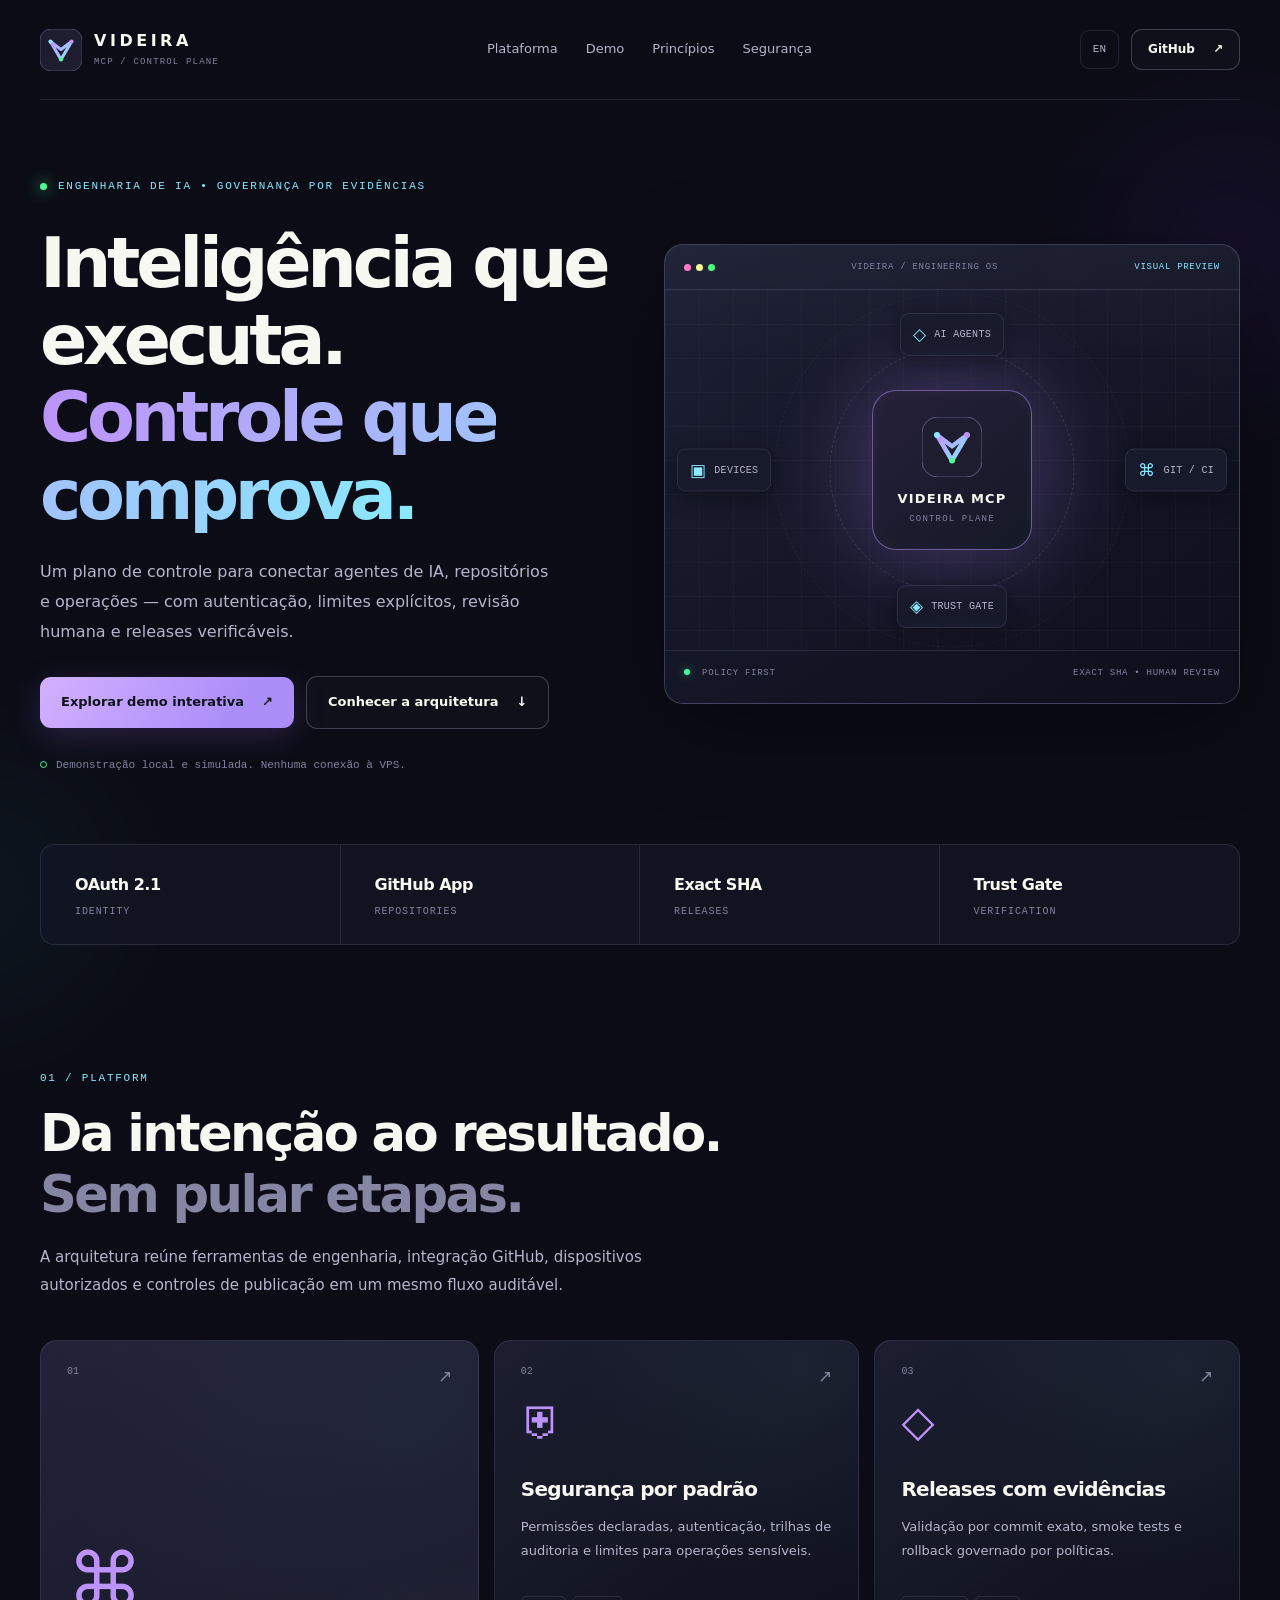
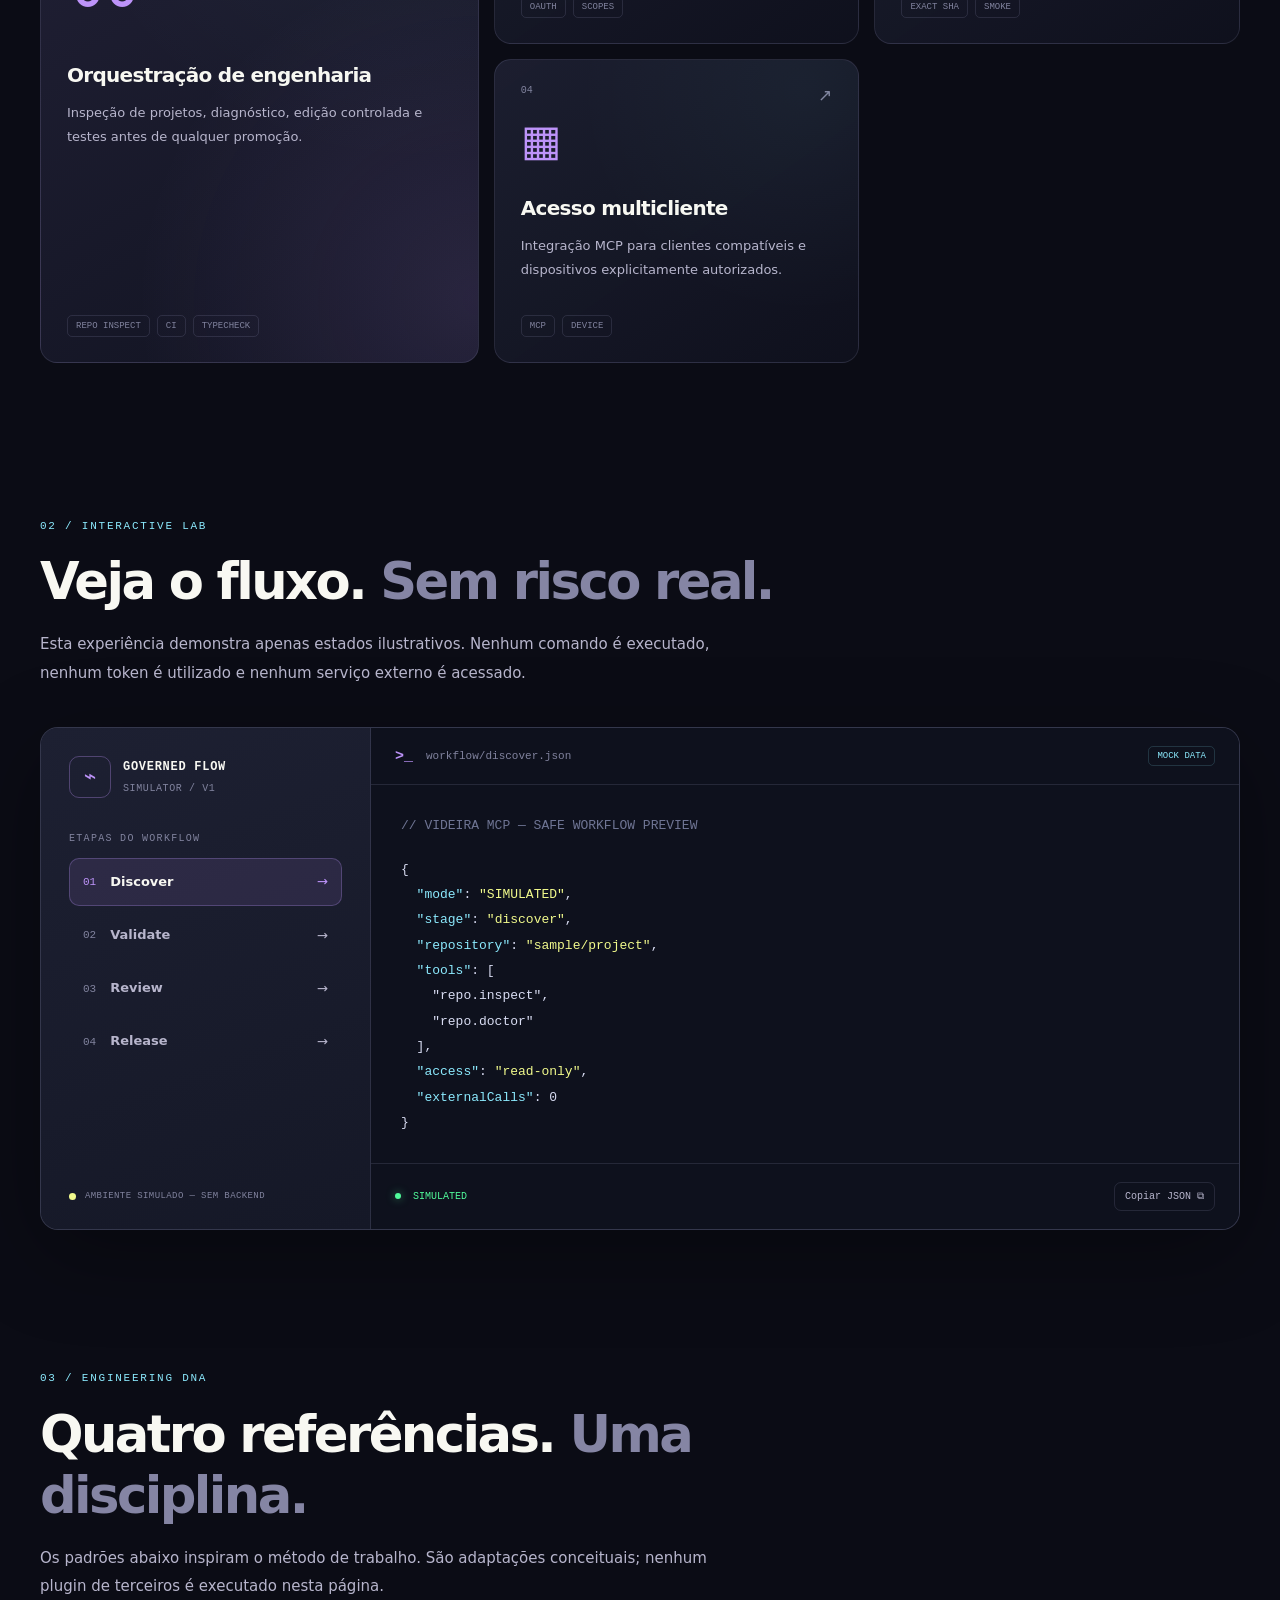
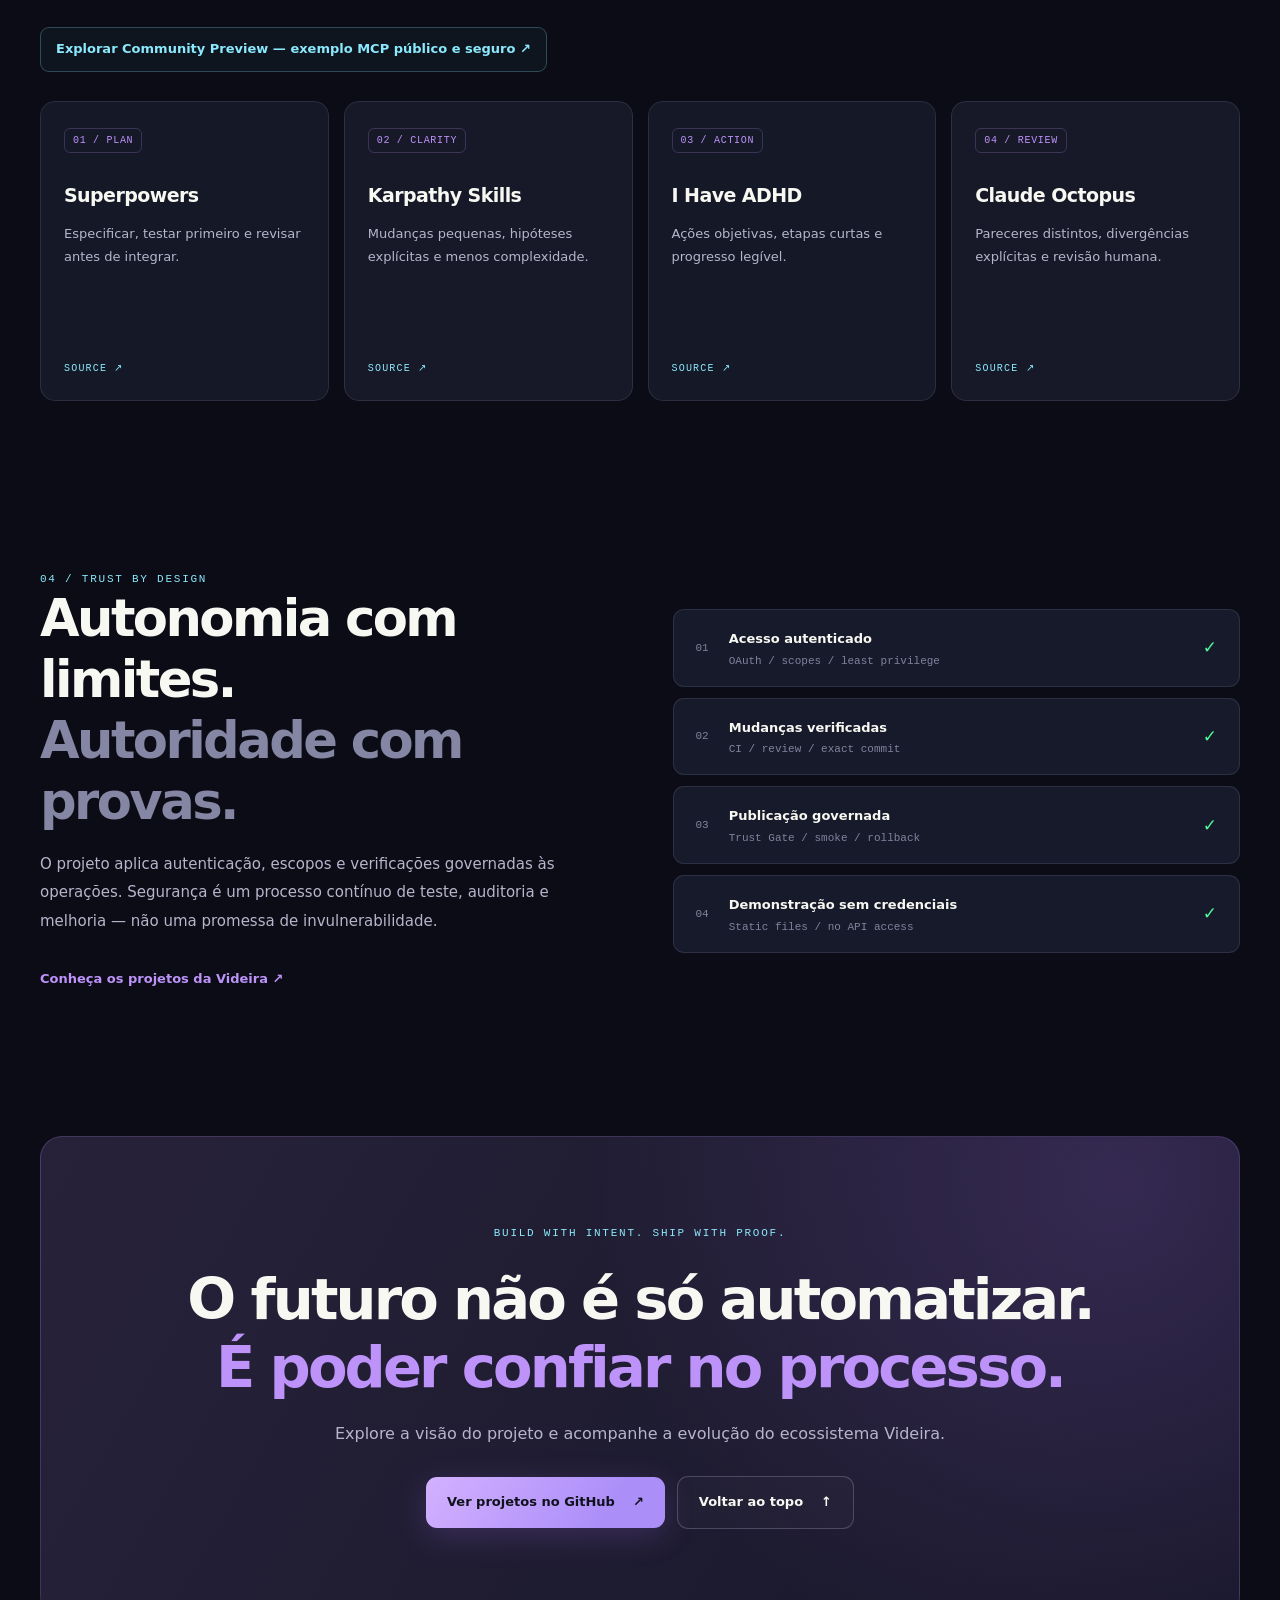
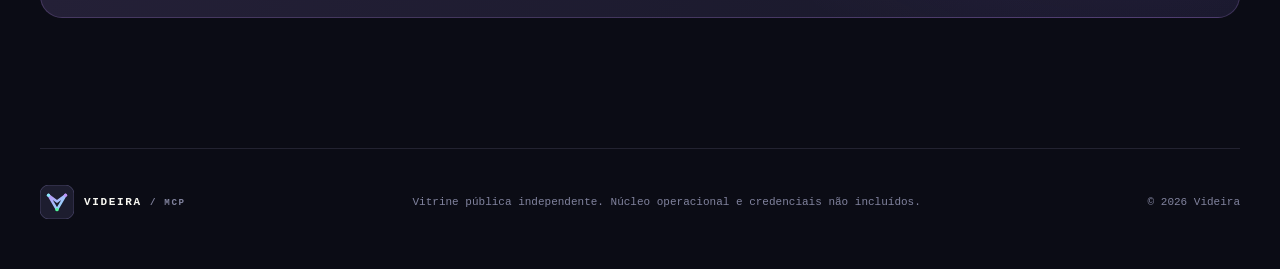
<file: docs/index.html>
<!doctype html>
<html lang="pt-BR">
<head>
  <meta charset="utf-8">
  <meta http-equiv="Content-Security-Policy" content="default-src &#39;none&#39;; script-src &#39;self&#39;; style-src &#39;self&#39;; img-src &#39;self&#39; data:; font-src &#39;self&#39;; connect-src &#39;none&#39;; object-src &#39;none&#39;; base-uri &#39;none&#39;; form-action &#39;none&#39;; upgrade-insecure-requests">
  <meta name="viewport" content="width=device-width,initial-scale=1">
  <meta name="theme-color" content="#11111b">
  <meta name="description" content="Videira MCP: plano de controle para agentes de IA, GitHub, repositórios e releases governadas. Explore uma demonstração interativa e segura.">
  <meta property="og:type" content="website">
  <meta property="og:title" content="Videira MCP — Control with Proof">
  <meta property="og:description" content="From intent to verified execution. A secure, governed AI engineering control plane.">
  <meta property="og:image" content="https://videirafo.github.io/videira-mcp-showcase/og-card.png">
  <meta property="og:image:type" content="image/png">
  <meta property="og:image:width" content="1200">
  <meta property="og:image:height" content="630">
  <meta name="twitter:card" content="summary_large_image">
  <meta property="og:url" content="https://videirafo.github.io/videira-mcp-showcase/">
  <meta name="color-scheme" content="dark light">
  <link rel="icon" href="./logo.svg" type="image/svg+xml">
  <link rel="stylesheet" href="./styles.css">
  <title>Videira MCP — Control with Proof</title>
</head>
<body>
  <a class="skip" href="#main">Pular para o conteúdo</a>
  <div class="mesh mesh-a" aria-hidden="true"></div><div class="mesh mesh-b" aria-hidden="true"></div>
  <header class="topbar shell">
    <a class="brand" href="#home" aria-label="Videira MCP — início">
      <img src="./logo.svg" width="42" height="42" alt="">
      <span><strong>VIDEIRA</strong><small>MCP / CONTROL PLANE</small></span>
    </a>
    <nav class="navigation" aria-label="Navegação principal">
      <a href="#platform" data-i18n="nav_platform">Plataforma</a>
      <a href="#demo" data-i18n="nav_demo">Demo</a>
      <a href="#principles" data-i18n="nav_principles">Princípios</a>
      <a href="#security" data-i18n="nav_security">Segurança</a>
    </nav>
    <div class="nav-actions">
      <button id="languageToggle" class="language" aria-label="Change language to English" title="Switch language">EN</button>
      <a class="button button-small button-outline" href="https://github.com/Videirafo" target="_blank" rel="noopener noreferrer">GitHub <span aria-hidden="true">↗</span></a>
    </div>
  </header>
  <main id="main">
    <section id="home" class="hero shell">
      <div class="hero-copy">
        <div class="eyebrow"><span class="pulse-dot"></span><span data-i18n="hero_eyebrow">ENGENHARIA DE IA • GOVERNANÇA POR EVIDÊNCIAS</span></div>
        <h1><span data-i18n="hero_a">Inteligência que executa.</span><br><em data-i18n="hero_b">Controle que comprova.</em></h1>
        <p class="lead" data-i18n="hero_lead">Um plano de controle para conectar agentes de IA, repositórios e operações — com autenticação, limites explícitos, revisão humana e releases verificáveis.</p>
        <div class="hero-actions">
          <a class="button button-primary" href="#demo"><span data-i18n="hero_cta">Explorar demo interativa</span><span aria-hidden="true">↗</span></a>
          <a class="button button-outline" href="#platform"><span data-i18n="hero_secondary">Conhecer a arquitetura</span><span aria-hidden="true">↓</span></a>
        </div>
        <div class="hero-note"><span class="status-indicator"></span><span data-i18n="hero_note">Demonstração local e simulada. Nenhuma conexão à VPS.</span></div>
      </div>
      <div class="hero-visual" aria-label="Representação gráfica ilustrativa do pipeline de governança">
        <div class="visual-top"><span class="window-dots"><i></i><i></i><i></i></span><span>VIDEIRA / ENGINEERING OS</span><span class="visual-build">VISUAL PREVIEW</span></div>
        <div class="visual-grid">
          <div class="orbit orbit-one"></div><div class="orbit orbit-two"></div>
          <div class="central-node"><img src="./logo.svg" width="60" height="60" alt=""><span>VIDEIRA MCP</span><small>CONTROL PLANE</small></div>
          <div class="satellite sat-top"><span class="glyph">◇</span><span>AI AGENTS</span></div>
          <div class="satellite sat-right"><span class="glyph">⌘</span><span>GIT / CI</span></div>
          <div class="satellite sat-bottom"><span class="glyph">◈</span><span>TRUST GATE</span></div>
          <div class="satellite sat-left"><span class="glyph">▣</span><span>DEVICES</span></div>
        </div>
        <div class="visual-bottom"><span><span class="tiny-green"></span> POLICY FIRST</span><span>EXACT SHA • HUMAN REVIEW</span></div>
      </div>
    </section>
    <section class="proofbar shell" aria-label="Pilares técnicos">
      <div><strong>OAuth 2.1</strong><span>IDENTITY</span></div>
      <div><strong>GitHub App</strong><span>REPOSITORIES</span></div>
      <div><strong>Exact SHA</strong><span>RELEASES</span></div>
      <div><strong>Trust Gate</strong><span>VERIFICATION</span></div>
    </section>
    <section id="platform" class="section shell">
      <div class="section-heading"><div class="overline">01 / PLATFORM</div><h2><span data-i18n="platform_title_a">Da intenção ao resultado.</span> <span class="muted" data-i18n="platform_title_b">Sem pular etapas.</span></h2><p data-i18n="platform_intro">A arquitetura reúne ferramentas de engenharia, integração GitHub, dispositivos autorizados e controles de publicação em um mesmo fluxo auditável.</p></div>
      <div class="feature-grid">
        <article class="feature feature-large"><div class="feature-mark">01 <span>↗</span></div><div class="feature-icon">⌘</div><h3 data-i18n="feat1">Orquestração de engenharia</h3><p data-i18n="feat1_p">Inspeção de projetos, diagnóstico, edição controlada e testes antes de qualquer promoção.</p><div class="chips"><span>REPO INSPECT</span><span>CI</span><span>TYPECHECK</span></div></article>
        <article class="feature"><div class="feature-mark">02 <span>↗</span></div><div class="feature-icon">⛨</div><h3 data-i18n="feat2">Segurança por padrão</h3><p data-i18n="feat2_p">Permissões declaradas, autenticação, trilhas de auditoria e limites para operações sensíveis.</p><div class="chips"><span>OAUTH</span><span>SCOPES</span></div></article>
        <article class="feature"><div class="feature-mark">03 <span>↗</span></div><div class="feature-icon">◇</div><h3 data-i18n="feat3">Releases com evidências</h3><p data-i18n="feat3_p">Validação por commit exato, smoke tests e rollback governado por políticas.</p><div class="chips"><span>EXACT SHA</span><span>SMOKE</span></div></article>
        <article class="feature"><div class="feature-mark">04 <span>↗</span></div><div class="feature-icon">▦</div><h3 data-i18n="feat4">Acesso multicliente</h3><p data-i18n="feat4_p">Integração MCP para clientes compatíveis e dispositivos explicitamente autorizados.</p><div class="chips"><span>MCP</span><span>DEVICE</span></div></article>
      </div>
    </section>
    <section id="demo" class="section demo-section shell">
      <div class="section-heading"><div class="overline">02 / INTERACTIVE LAB</div><h2><span data-i18n="demo_title_a">Veja o fluxo.</span> <span class="muted" data-i18n="demo_title_b">Sem risco real.</span></h2><p data-i18n="demo_intro">Esta experiência demonstra apenas estados ilustrativos. Nenhum comando é executado, nenhum token é utilizado e nenhum serviço externo é acessado.</p></div>
      <div class="demo">
        <div class="demo-sidebar">
          <div class="demo-brand"><span class="terminal-icon">⌁</span><div><strong>GOVERNED FLOW</strong><small>SIMULATOR / V1</small></div></div>
          <div class="demo-label" data-i18n="demo_workflow">ETAPAS DO WORKFLOW</div>
          <div class="step-picker" role="group" aria-label="Escolher etapa simulada">
            <button class="step-button active" data-step="discover" aria-pressed="true"><span>01</span><b data-i18n="step_discover">Discover</b><small>→</small></button>
            <button class="step-button" data-step="validate" aria-pressed="false"><span>02</span><b data-i18n="step_validate">Validate</b><small>→</small></button>
            <button class="step-button" data-step="review" aria-pressed="false"><span>03</span><b data-i18n="step_review">Review</b><small>→</small></button>
            <button class="step-button" data-step="release" aria-pressed="false"><span>04</span><b data-i18n="step_release">Release</b><small>→</small></button>
          </div>
          <div class="simulation-warning"><span class="warning-dot"></span><span data-i18n="sim_notice">AMBIENTE SIMULADO — SEM BACKEND</span></div>
        </div>
        <div class="demo-terminal" aria-live="polite" aria-atomic="true">
          <div class="terminal-header"><span class="label-icon">&gt;_</span><span id="demoFile">workflow/discover.json</span><span class="terminal-badge">MOCK DATA</span></div>
          <div class="terminal-body">
            <div class="comment">// VIDEIRA MCP — SAFE WORKFLOW PREVIEW</div>
            <div class="terminal-json" id="demoOutput"></div>
          </div>
          <div class="terminal-footer"><span id="demoState"><span class="tiny-green"></span> SIMULATED</span><button type="button" id="copyDemo" class="copy-button"><span data-i18n="copy">Copiar JSON</span> <span aria-hidden="true">⧉</span></button></div>
        </div>
      </div>
    </section>
    <section id="principles" class="section shell">
      <div class="section-heading"><div class="overline">03 / ENGINEERING DNA</div><h2><span data-i18n="principles_title_a">Quatro referências.</span> <span class="muted" data-i18n="principles_title_b">Uma disciplina.</span></h2><p data-i18n="principles_intro">Os padrões abaixo inspiram o método de trabalho. São adaptações conceituais; nenhum plugin de terceiros é executado nesta página.</p></div>
      <p class="principles-cta"><a class="community-link" href="https://github.com/Videirafo/videira-mcp-community" target="_blank" rel="noopener noreferrer" data-i18n="community_link">Explorar Community Preview — exemplo MCP público e seguro ↗</a></p>
      <div class="principle-grid">
        <article class="principle"><span class="pill">01 / PLAN</span><h3>Superpowers</h3><p data-i18n="p1">Especificar, testar primeiro e revisar antes de integrar.</p><a href="https://github.com/obra/superpowers" target="_blank" rel="noopener noreferrer">SOURCE ↗</a></article>
        <article class="principle"><span class="pill">02 / CLARITY</span><h3>Karpathy Skills</h3><p data-i18n="p2">Mudanças pequenas, hipóteses explícitas e menos complexidade.</p><a href="https://github.com/multica-ai/andrej-karpathy-skills" target="_blank" rel="noopener noreferrer">SOURCE ↗</a></article>
        <article class="principle"><span class="pill">03 / ACTION</span><h3>I Have ADHD</h3><p data-i18n="p3">Ações objetivas, etapas curtas e progresso legível.</p><a href="https://github.com/ayghri/i-have-adhd" target="_blank" rel="noopener noreferrer">SOURCE ↗</a></article>
        <article class="principle"><span class="pill">04 / REVIEW</span><h3>Claude Octopus</h3><p data-i18n="p4">Pareceres distintos, divergências explícitas e revisão humana.</p><a href="https://github.com/nyldn/claude-octopus" target="_blank" rel="noopener noreferrer">SOURCE ↗</a></article>
      </div>
    </section>
    <section id="security" class="section security-section shell">
      <div class="security-content"><div class="overline">04 / TRUST BY DESIGN</div><h2><span data-i18n="security_title_a">Autonomia com limites.</span><span class="muted" data-i18n="security_title_b">Autoridade com provas.</span></h2><p data-i18n="security_copy">O projeto aplica autenticação, escopos e verificações governadas às operações. Segurança é um processo contínuo de teste, auditoria e melhoria — não uma promessa de invulnerabilidade.</p><a class="text-link" href="https://github.com/Videirafo" target="_blank" rel="noopener noreferrer"><span data-i18n="security_link">Conheça os projetos da Videira</span> ↗</a></div>
      <div class="security-stack"><div class="security-item"><span>01</span><div><strong data-i18n="sec1">Acesso autenticado</strong><small>OAuth / scopes / least privilege</small></div><i>✓</i></div><div class="security-item"><span>02</span><div><strong data-i18n="sec2">Mudanças verificadas</strong><small>CI / review / exact commit</small></div><i>✓</i></div><div class="security-item"><span>03</span><div><strong data-i18n="sec3">Publicação governada</strong><small>Trust Gate / smoke / rollback</small></div><i>✓</i></div><div class="security-item"><span>04</span><div><strong data-i18n="sec4">Demonstração sem credenciais</strong><small>Static files / no API access</small></div><i>✓</i></div></div>
    </section>
    <section class="closing shell"><div class="closing-inner"><div class="overline">BUILD WITH INTENT. SHIP WITH PROOF.</div><h2><span data-i18n="closing_title_a">O futuro não é só automatizar.</span><span data-i18n="closing_title_b">É poder confiar no processo.</span></h2><p data-i18n="closing_p">Explore a visão do projeto e acompanhe a evolução do ecossistema Videira.</p><div class="hero-actions"><a class="button button-primary" href="https://github.com/Videirafo" target="_blank" rel="noopener noreferrer"><span data-i18n="closing_cta">Ver projetos no GitHub</span> ↗</a><a class="button button-outline" href="#home"><span data-i18n="closing_top">Voltar ao topo</span> ↑</a></div></div></section>
  </main>
  <footer class="footer shell"><div class="footer-brand"><img src="./logo.svg" width="34" height="34" alt=""><span>VIDEIRA <small>/ MCP</small></span></div><p data-i18n="footer_note">Vitrine pública independente. Núcleo operacional e credenciais não incluídos.</p><span>© <span id="year">2026</span> Videira</span></footer>
  <script src="./app.js" defer></script>
</body>
</html>
</file>
<file: docs/styles.css>
:root{color-scheme:dark;--bg:#0b0c15;--surface:#121522;--surface-2:#191c2c;--line:rgba(195,193,238,.13);--ink:#f8f8f2;--sub:#b7b5cc;--quiet:#81839e;--purple:#bd93f9;--cyan:#8be9fd;--green:#50fa9a;--rose:#ff79c6;--shadow:0 24px 90px rgba(0,0,0,.33);font-family:Inter,system-ui,-apple-system,Segoe UI,sans-serif;font-synthesis:none}
*{box-sizing:border-box}
html{scroll-behavior:smooth;scroll-padding-top:88px}
body{margin:0;background:var(--bg);color:var(--ink);min-width:320px;overflow-x:hidden;line-height:1.6}
a{color:inherit;text-decoration:none}
button{font:inherit;cursor:pointer}
img{max-width:100%;display:block}
a:focus-visible,button:focus-visible{outline:3px solid var(--cyan);outline-offset:4px}
::selection{background:rgba(189,147,249,.44);color:#fff}
.shell{width:min(1200px,calc(100% - 64px));margin-inline:auto;position:relative;z-index:1}
.skip{position:absolute;left:12px;top:-100px;background:#fff;color:#111;padding:10px;z-index:1000}.skip:focus{top:12px}
.mesh{position:absolute;pointer-events:none;filter:blur(70px);opacity:.46;z-index:0;border-radius:100%;width:380px;height:380px}
.mesh-a{top:65px;right:-140px;background:radial-gradient(circle,rgba(129,59,240,.31),transparent 70%)}
.mesh-b{top:700px;left:-210px;background:radial-gradient(circle,rgba(69,228,241,.16),transparent 70%)}
.topbar{height:100px;display:flex;align-items:center;justify-content:space-between;gap:24px;border-bottom:1px solid var(--line)}
.brand{display:flex;align-items:center;gap:12px;flex:0 0 auto}.brand>span{display:flex;flex-direction:column;line-height:1.15}.brand strong{font-size:16px;letter-spacing:.22em;font-weight:900}.brand small{font-family:'DM Mono',monospace;color:var(--quiet);font-size:9px;letter-spacing:.13em;margin-top:7px}
.navigation{display:flex;gap:28px;align-items:center}.navigation a{font-size:13px;color:var(--sub);transition:color .2s}.navigation a:hover,.text-link:hover{color:var(--purple)}
.nav-actions{display:flex;align-items:center;gap:12px}.language{border:1px solid var(--line);background:transparent;color:var(--sub);border-radius:9px;padding:10px 12px;font-family:'DM Mono',monospace;font-size:11px;font-weight:500}
.button{display:inline-flex;align-items:center;justify-content:center;gap:18px;padding:15px 21px;border-radius:11px;font-size:13px;font-weight:700;transition:transform .2s,border-color .2s,box-shadow .2s;white-space:nowrap;min-height:48px}
.button:hover{transform:translateY(-2px)}.button-small{padding:10px 16px;min-height:40px;font-size:12px}
.button-primary{color:#10121b;background:linear-gradient(125deg,#d3b1ff,#ac8ef9 75%);box-shadow:0 8px 32px rgba(170,113,250,.2)}
.button-primary:hover{box-shadow:0 12px 42px rgba(170,113,250,.4)}
.button-outline{border:1px solid rgba(198,191,232,.25);background:rgba(255,255,255,.018);color:var(--ink)}
.button-outline:hover{border-color:var(--purple)}
.hero{display:grid;grid-template-columns:1fr 1fr;gap:48px;align-items:center;min-height:655px;padding-block:78px 88px}
.hero-copy{max-width:610px}
.eyebrow,.overline{font-family:'DM Mono',monospace;letter-spacing:.16em;font-size:11px;font-weight:500;color:var(--cyan)}
.eyebrow{display:flex;align-items:center;gap:11px}.pulse-dot{width:7px;height:7px;background:var(--green);border-radius:100%;box-shadow:0 0 15px var(--green)}
h1,h2,h3,p{margin-top:0}h1{font-size:clamp(48px,5.45vw,79px);line-height:1.11;letter-spacing:-.061em;font-weight:800;margin:28px 0 24px}h1 em{font-style:normal;background:linear-gradient(95deg,var(--purple),var(--cyan));background-clip:text;-webkit-text-fill-color:transparent}
.lead{font-size:16px;line-height:1.85;color:var(--sub);max-width:510px}
.hero-actions{display:flex;align-items:center;gap:12px;flex-wrap:wrap;margin-top:30px}
.hero-note{color:var(--quiet);font:11px 'DM Mono',monospace;display:flex;gap:9px;align-items:center;margin-top:30px}.status-indicator{height:7px;width:7px;border:1px solid var(--green);border-radius:100%}
.hero-visual{border:1px solid rgba(213,202,248,.22);border-radius:19px;background:linear-gradient(145deg,rgba(31,34,55,.9),rgba(13,15,28,.97));box-shadow:var(--shadow);overflow:hidden;position:relative;min-height:460px}
.hero-visual:before,.hero-visual:after{content:"";position:absolute;inset:0;pointer-events:none}.hero-visual:before{background:radial-gradient(circle at 50% 50%,rgba(189,147,249,.14),transparent 50%)}.hero-visual:after{background:linear-gradient(180deg,rgba(255,255,255,.025),transparent 25%)}
.visual-top,.visual-bottom{padding:17px 19px;display:flex;align-items:center;justify-content:space-between;font:9px 'DM Mono',monospace;letter-spacing:.08em;color:var(--quiet);position:relative;z-index:2}.visual-top{border-bottom:1px solid var(--line)}.visual-bottom{border-top:1px solid var(--line)}
.window-dots{display:flex;gap:5px}.window-dots i{width:7px;height:7px;border-radius:100%;background:#ff79c6}.window-dots i:nth-child(2){background:#f1fa8c}.window-dots i:nth-child(3){background:#50fa7b}.visual-build{color:var(--cyan)}
.visual-grid{height:360px;position:relative;display:grid;place-items:center;isolation:isolate;background-image:linear-gradient(rgba(255,255,255,.025) 1px,transparent 1px),linear-gradient(90deg,rgba(255,255,255,.025) 1px,transparent 1px);background-size:34px 34px}
.orbit{position:absolute;border:1px dashed rgba(157,164,212,.19);border-radius:100%;aspect-ratio:1;left:50%;top:50%;transform:translate(-50%,-50%)}.orbit-one{width:245px}.orbit-two{width:355px;border-color:rgba(157,164,212,.075)}
.central-node{position:relative;z-index:3;display:flex;flex-direction:column;align-items:center;justify-content:center;gap:4px;width:160px;height:160px;border-radius:24px;border:1px solid rgba(187,147,255,.52);background:linear-gradient(140deg,#252039,#141826);box-shadow:0 0 75px rgba(177,128,243,.18),inset 0 1px 15px rgba(255,255,255,.045);font-size:13px;letter-spacing:.09em;font-weight:800}.central-node small{font:9px 'DM Mono',monospace;color:var(--quiet)}.central-node img{margin-bottom:8px}
.satellite{position:absolute;z-index:2;display:flex;align-items:center;gap:8px;border:1px solid var(--line);padding:10px 12px;border-radius:9px;background:#171a2a;box-shadow:0 5px 20px #05060b77;font:10px 'DM Mono',monospace;letter-spacing:.03em;color:var(--sub)}.glyph{font-size:17px;color:var(--cyan)}.sat-top{top:23px;left:50%;transform:translateX(-50%)}.sat-bottom{bottom:22px;left:50%;transform:translateX(-50%)}.sat-left{top:50%;left:12px;transform:translateY(-50%)}.sat-right{top:50%;right:12px;transform:translateY(-50%)}
.tiny-green{display:inline-block;width:6px;height:6px;border-radius:100%;background:var(--green);box-shadow:0 0 9px rgba(80,250,154,.52);margin-right:6px}
.proofbar{display:grid;grid-template-columns:repeat(4,1fr);border:1px solid var(--line);border-radius:14px;background:rgba(19,22,36,.8);margin-top:-15px}
.proofbar>div{display:flex;align-items:flex-start;flex-direction:column;padding:27px 34px;border-right:1px solid var(--line)}.proofbar>div:last-child{border:0}
.proofbar strong{font-size:16px;letter-spacing:-.03em}.proofbar span{font:10px 'DM Mono',monospace;letter-spacing:.09em;color:var(--quiet);margin-top:8px}
.section{padding-block:125px 15px}.section-heading{max-width:810px;margin-bottom:40px}.section-heading .overline{margin-bottom:16px}
h2{font-size:clamp(32px,4vw,54px);letter-spacing:-.05em;line-height:1.19;font-weight:800;margin-bottom:18px}.muted{color:#8585a4}
.section-heading p,.security-content>p{max-width:690px;color:var(--sub);line-height:1.9;font-size:15px}
.feature-grid{display:grid;grid-template-columns:1.2fr 1fr 1fr;gap:15px}.feature{position:relative;min-height:290px;display:flex;flex-direction:column;border:1px solid var(--line);border-radius:17px;padding:25px 26px;background:linear-gradient(145deg,rgba(32,34,54,.82),rgba(16,18,30,.85));overflow:hidden}
.feature:before{content:"";position:absolute;inset:0;background:radial-gradient(circle at 85% 10%,rgba(139,233,253,.045),transparent 55%);pointer-events:none}.feature-large{grid-row:span 2;min-height:595px;background:radial-gradient(circle at 100% 90%,rgba(189,147,249,.13),transparent 48%),linear-gradient(150deg,#232238,#111321)}
.feature-mark{font:10px 'DM Mono',monospace;color:var(--quiet);display:flex;justify-content:space-between}.feature-mark span{font-size:17px}
.feature-icon{color:var(--purple);font-size:43px;margin:auto 0 17px}.feature-large .feature-icon{font-size:76px}
.feature h3{font-size:20px;letter-spacing:-.035em;margin:0 0 10px}.feature p{font-size:13px;line-height:1.85;color:var(--sub)}.chips{display:flex;gap:7px;flex-wrap:wrap;margin-top:auto;padding-top:20px}.chips span{font:9px 'DM Mono',monospace;border:1px solid var(--line);padding:5px 8px;border-radius:5px;color:var(--quiet)}
.demo-section{padding-top:140px}.demo{display:grid;grid-template-columns:330px minmax(0,1fr);border:1px solid rgba(177,178,226,.21);border-radius:18px;overflow:hidden;background:#121523;box-shadow:var(--shadow);min-height:460px}
.demo-sidebar{padding:28px;background:linear-gradient(160deg,#1d2032,#151827);border-right:1px solid var(--line);display:flex;flex-direction:column}.demo-brand{display:flex;gap:12px;align-items:center}.terminal-icon{width:42px;height:42px;display:grid;place-items:center;border:1px solid rgba(189,147,249,.32);border-radius:10px;color:var(--purple);font-size:21px}
.demo-brand strong,.demo-brand small{display:block;font-family:'DM Mono',monospace;letter-spacing:.06em}.demo-brand strong{font-size:12px}.demo-brand small{color:var(--quiet);font-size:10px;margin-top:4px}.demo-label{font:10px 'DM Mono',monospace;color:var(--quiet);margin:35px 0 14px;letter-spacing:.13em}
.step-picker{display:flex;flex-direction:column;gap:6px}.step-button{width:100%;display:flex;gap:14px;align-items:center;text-align:left;border:1px solid transparent;border-radius:10px;background:transparent;color:var(--sub);padding:12px 13px}.step-button span{font:11px 'DM Mono',monospace;color:var(--quiet)}.step-button b{font-size:13px;font-weight:600}.step-button small{margin-left:auto}.step-button.active{background:rgba(189,147,249,.11);border-color:rgba(189,147,249,.27);color:var(--ink)}.step-button.active span,.step-button.active small{color:var(--purple)}.step-button:hover{background:rgba(189,147,249,.08)}
.simulation-warning{margin-top:auto;padding-top:32px;display:flex;align-items:center;gap:9px;font:9px 'DM Mono',monospace;letter-spacing:.045em;color:var(--quiet)}.warning-dot{height:7px;width:7px;border-radius:100%;background:#f1fa8c}
.demo-terminal{min-width:0;display:flex;flex-direction:column;background:#0e111d}.terminal-header,.terminal-footer{display:flex;align-items:center;gap:13px;padding:18px 24px;border-bottom:1px solid var(--line);font:11px 'DM Mono',monospace;color:var(--quiet)}.label-icon{color:var(--purple);font-weight:700;font-size:15px}.terminal-badge{margin-left:auto;font-size:9px;color:var(--cyan);border:1px solid rgba(139,233,253,.16);padding:4px 8px;border-radius:5px}
.terminal-body{flex:1;padding:28px 30px;font:13px/1.95 'DM Mono',monospace;overflow-x:auto;min-height:280px}.comment{color:#6f7594;margin-bottom:18px}.terminal-json{white-space:pre;overflow:auto;tab-size:2;color:#d8dcf2}.json-key{color:var(--cyan)}.json-str{color:#f1fa8c}.json-bool{color:#bd93f9}.json-comment{color:#62718e}
.terminal-footer{border-top:1px solid var(--line);border-bottom:none;justify-content:space-between}.terminal-footer>span{color:var(--green);font:10px 'DM Mono',monospace}.copy-button{background:transparent;border:1px solid var(--line);border-radius:7px;color:var(--sub);font:10px 'DM Mono',monospace;padding:8px 10px}.copy-button:hover{border-color:var(--cyan);color:var(--cyan)}
.principles-cta{margin:-14px 0 29px}.community-link{display:inline-flex;padding:11px 15px;color:var(--cyan);border:1px solid rgba(139,233,253,.25);border-radius:9px;font-size:13px;font-weight:650;background:rgba(139,233,253,.04)}.community-link:hover{background:rgba(139,233,253,.09);border-color:var(--cyan)}
.principle-grid{display:grid;grid-template-columns:repeat(4,1fr);gap:15px}.principle{display:flex;flex-direction:column;gap:12px;padding:26px 23px;min-height:300px;border:1px solid var(--line);border-radius:15px;background:#151827}.principle:nth-child(even){background:#181928}.pill{align-self:flex-start;border-radius:6px;border:1px solid rgba(189,147,249,.22);color:var(--purple);font:10px 'DM Mono',monospace;letter-spacing:.07em;padding:6px 8px}.principle h3{font-size:19px;letter-spacing:-.03em;margin:15px 0 0}.principle p{color:var(--sub);font-size:13px;line-height:1.8}.principle a{margin-top:auto;align-self:flex-start;color:var(--cyan);font:10px 'DM Mono',monospace;letter-spacing:.12em}.principle a:hover{text-decoration:underline}
.security-content h2 >span:last-child{display:block}
.closing-inner h2 >span{display:block}
.security-section{display:grid;grid-template-columns:1fr 1fr;align-items:center;gap:65px;padding-top:155px;padding-bottom:145px}.security-content>p{margin-bottom:30px}.text-link{font-size:13px;font-weight:700;color:var(--purple)}
.security-stack{display:flex;flex-direction:column;gap:11px}.security-item{display:flex;align-items:center;gap:20px;background:#171a2a;border:1px solid var(--line);padding:19px 22px;border-radius:11px}.security-item>span{font:11px 'DM Mono',monospace;color:var(--quiet)}.security-item>div{display:flex;flex-direction:column}.security-item strong{font-size:13px}.security-item small{color:var(--quiet);font:11px 'DM Mono',monospace;margin-top:5px}.security-item i{margin-left:auto;font-size:17px;color:var(--green);font-style:normal}
.closing{padding-bottom:130px}.closing-inner{padding:88px 65px;border-radius:22px;border:1px solid rgba(197,151,255,.2);background:radial-gradient(circle at 90% 10%,rgba(170,112,242,.18),transparent 45%),linear-gradient(120deg,#27223a,#171729);text-align:center}.closing h2{font-size:clamp(32px,4.5vw,58px);margin-top:23px}.closing h2 span:last-child{color:var(--purple)}.closing p{color:var(--sub)}.closing .hero-actions{justify-content:center}
.footer{border-top:1px solid var(--line);display:flex;align-items:center;justify-content:space-between;gap:22px;padding-block:36px 50px;color:var(--quiet);font:11px 'DM Mono',monospace}.footer-brand{display:flex;align-items:center;gap:10px;color:var(--ink);font-weight:700;letter-spacing:.15em}.footer-brand small{color:var(--quiet)}.footer p{margin:0}
@media(max-width:1060px){.shell{width:min(100% - 42px,1200px)}.hero{gap:22px}.hero-visual{min-height:440px}.feature-grid{grid-template-columns:1fr 1fr}.feature-large{grid-row:span 2}.feature:last-child{grid-column:2}.principle-grid{grid-template-columns:repeat(2,1fr)}.navigation{gap:14px}}
@media(max-width:780px){.topbar{height:80px}.navigation{display:none}.hero{grid-template-columns:1fr;padding-top:70px;gap:42px}.hero-copy{max-width:700px}.hero-visual{max-width:600px;width:100%;justify-self:center}.proofbar{grid-template-columns:repeat(2,1fr);margin-top:15px}.proofbar>div:nth-child(2){border-right:0}.proofbar>div:nth-child(-n+2){border-bottom:1px solid var(--line)}.section{padding-top:90px}.demo{grid-template-columns:1fr}.demo-sidebar{border-right:0;border-bottom:1px solid var(--line)}.step-picker{display:grid;grid-template-columns:1fr 1fr}.simulation-warning{margin-top:18px;padding-top:8px}.security-section{grid-template-columns:1fr;gap:28px}.closing-inner{padding:55px 25px}.footer{flex-wrap:wrap}}
@media(max-width:560px){.shell{width:calc(100% - 32px)}.topbar{gap:8px}.brand strong{font-size:12px}.brand small{font-size:8px}.brand img{width:35px;height:35px}.nav-actions{gap:6px}.nav-actions .button{padding:8px 10px;font-size:11px}.language{padding:9px}.hero{padding-top:55px;min-height:initial}.hero h1{font-size:clamp(40px,10.5vw,63px)}.lead{font-size:14px}.hero-actions .button{width:100%;justify-content:space-between}.hero-visual{min-height:370px}.visual-grid{height:285px}.orbit-one{width:198px}.orbit-two{width:290px}.central-node{width:132px;height:132px;font-size:11px}.central-node img{width:48px}.satellite{font-size:8px;padding:7px}.sat-left{left:5px}.sat-right{right:5px}.visual-top,.visual-bottom{font-size:8px}.visual-build{display:none}.proofbar>div{padding:21px 16px}.proofbar strong{font-size:14px}.feature-grid,.principle-grid{grid-template-columns:1fr}.feature,.feature-large{min-height:285px;grid-row:auto}.feature:last-child{grid-column:auto}.feature-large .feature-icon{font-size:48px}.demo-sidebar{padding:23px}.terminal-body{padding:20px 15px;font-size:10px}.terminal-header,.terminal-footer{padding-inline:15px}.step-picker{gap:6px}.step-button{padding:10px 8px;gap:7px}.step-button b{font-size:12px}.security-section{padding-bottom:100px}.closing{padding-bottom:80px}.closing-inner{padding:45px 18px}.footer{align-items:flex-start;flex-direction:column}}
@media(prefers-reduced-motion:reduce){html{scroll-behavior:auto}*,*:before,*:after{transition:none!important;animation:none!important}}
</file>
